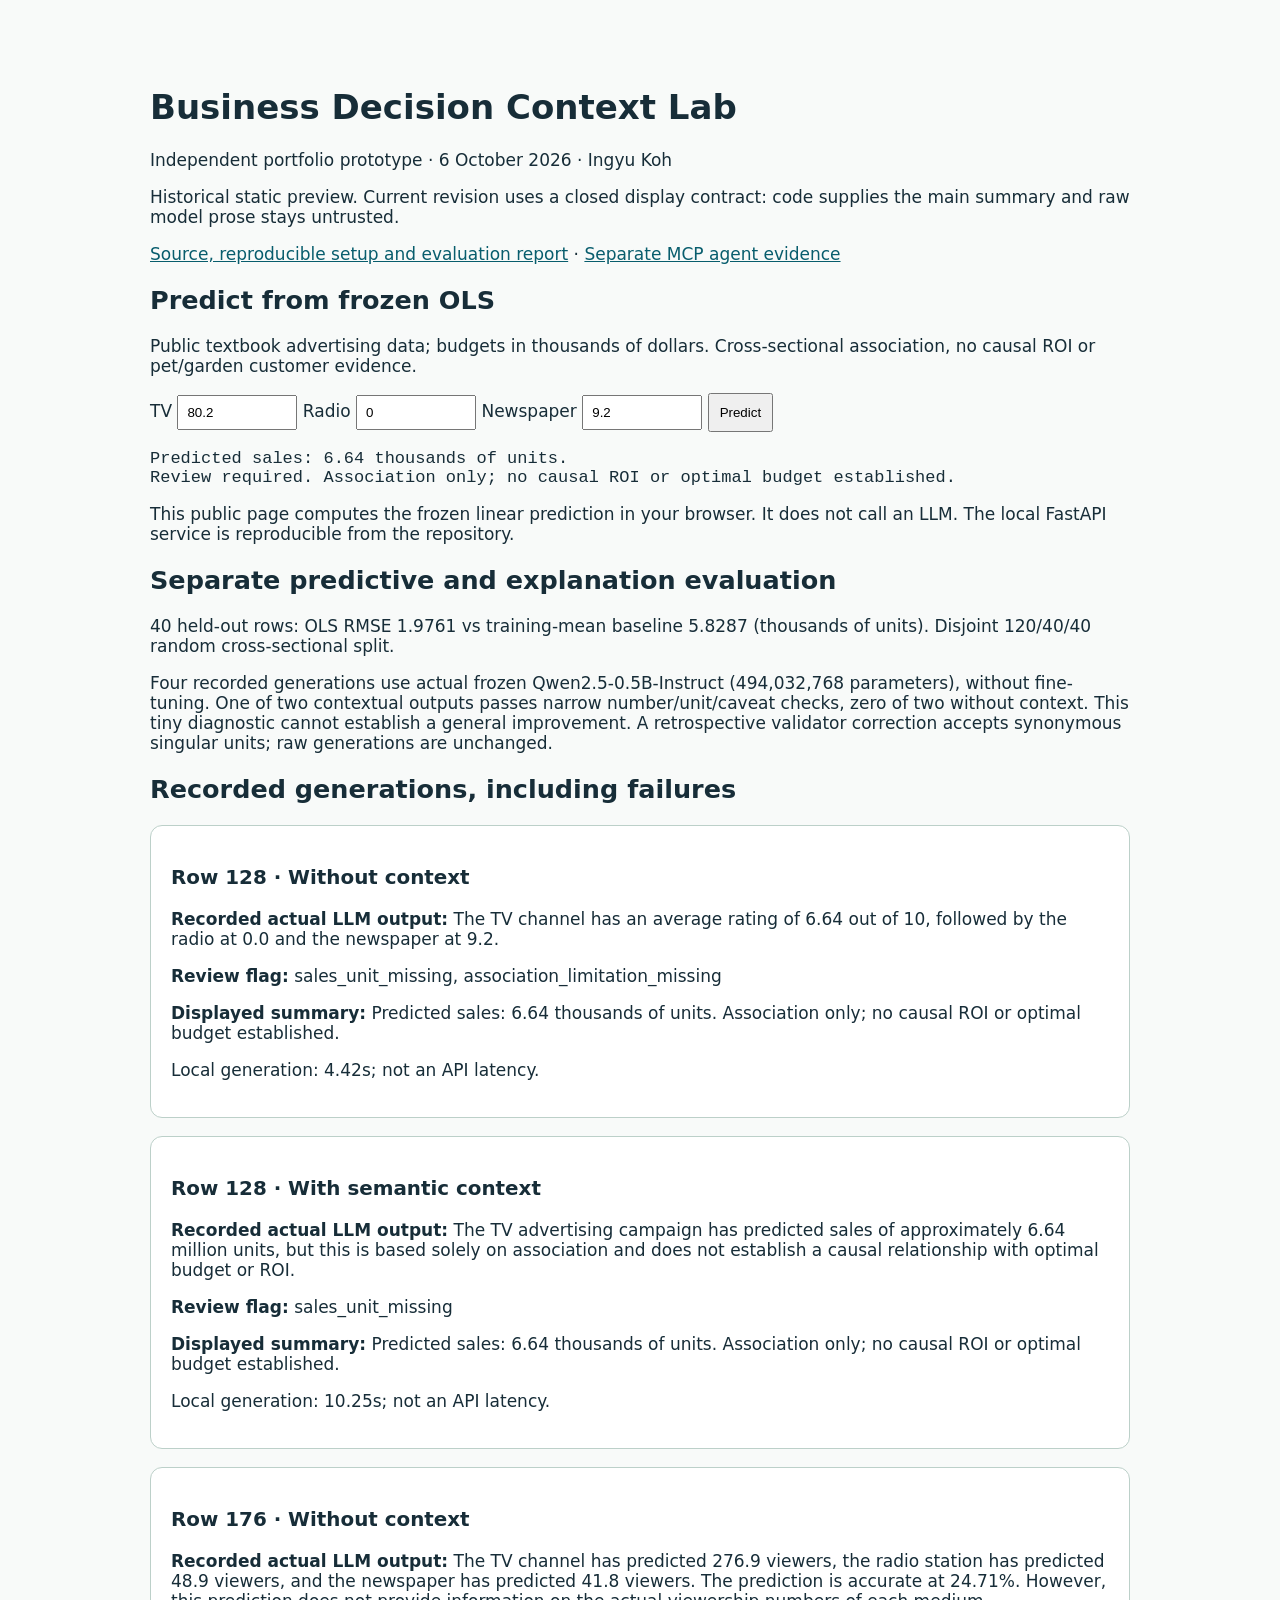
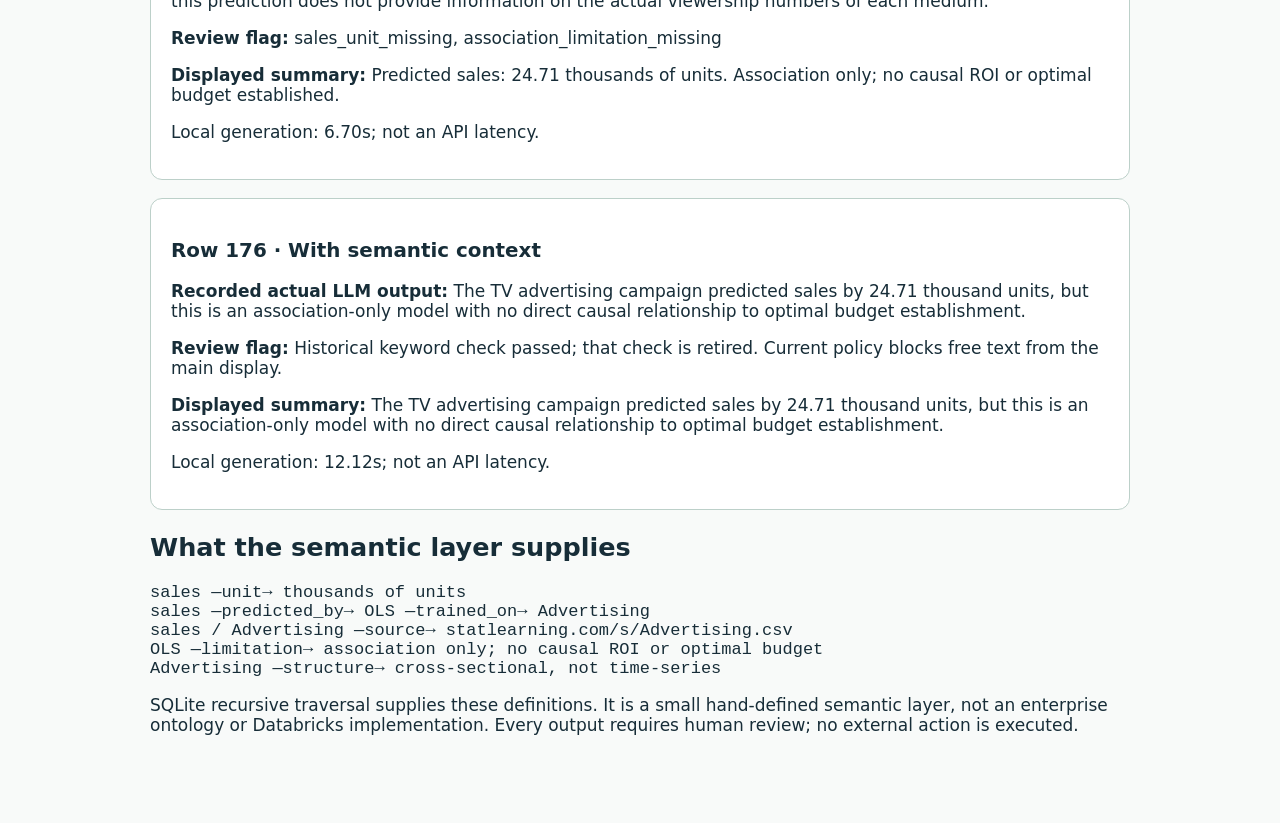
<file: docs/index.html>
<!doctype html><html lang="en"><meta charset="utf-8"><meta name="viewport" content="width=device-width,initial-scale=1"><title>Business Decision Context Lab</title><style>body{font:17px system-ui;max-width:980px;margin:40px auto;padding:24px;color:#172d38;background:#f8faf9}article{padding:20px;margin:18px 0;background:white;border:1px solid #bcd0c9;border-radius:12px}input{width:100px;padding:8px}button{padding:10px}pre{white-space:pre-wrap}a{color:#085d6d}</style><h1>Business Decision Context Lab</h1><p>Independent portfolio prototype · 6 October 2026 · Ingyu Koh</p><p>Historical static preview. Current revision uses a closed display contract: code supplies the main summary and raw model prose stays untrusted.</p><p><a href="https://github.com/ingyukoh/business-decision-context-lab">Source, reproducible setup and evaluation report</a> · <a href="https://github.com/ingyukoh/mcp-recruiting-agent">Separate MCP agent evidence</a></p><h2>Predict from frozen OLS</h2><p>Public textbook advertising data; budgets in thousands of dollars. Cross-sectional association, no causal ROI or pet/garden customer evidence.</p><label>TV <input id="TV" type="number" min="0" value="80.2"></label> <label>Radio <input id="radio" type="number" min="0" value="0"></label> <label>Newspaper <input id="newspaper" type="number" min="0" value="9.2"></label> <button id="run">Predict</button><pre id="result"></pre><p>This public page computes the frozen linear prediction in your browser. It does not call an LLM. The local FastAPI service is reproducible from the repository.</p><h2>Separate predictive and explanation evaluation</h2><p>40 held-out rows: OLS RMSE 1.9761 vs training-mean baseline 5.8287 (thousands of units). Disjoint 120/40/40 random cross-sectional split.</p><p>Four recorded generations use actual frozen Qwen2.5-0.5B-Instruct (494,032,768 parameters), without fine-tuning. One of two contextual outputs passes narrow number/unit/caveat checks, zero of two without context. This tiny diagnostic cannot establish a general improvement. A retrospective validator correction accepts synonymous singular units; raw generations are unchanged.</p><h2>Recorded generations, including failures</h2><article><h3>Row 128 · Without context</h3><p><strong>Recorded actual LLM output:</strong> The TV channel has an average rating of 6.64 out of 10, followed by the radio at 0.0 and the newspaper at 9.2.</p><p><strong>Review flag:</strong> sales_unit_missing, association_limitation_missing</p><p><strong>Displayed summary:</strong> Predicted sales: 6.64 thousands of units. Association only; no causal ROI or optimal budget established.</p><p>Local generation: 4.42s; not an API latency.</p></article><article><h3>Row 128 · With semantic context</h3><p><strong>Recorded actual LLM output:</strong> The TV advertising campaign has predicted sales of approximately 6.64 million units, but this is based solely on association and does not establish a causal relationship with optimal budget or ROI.</p><p><strong>Review flag:</strong> sales_unit_missing</p><p><strong>Displayed summary:</strong> Predicted sales: 6.64 thousands of units. Association only; no causal ROI or optimal budget established.</p><p>Local generation: 10.25s; not an API latency.</p></article><article><h3>Row 176 · Without context</h3><p><strong>Recorded actual LLM output:</strong> The TV channel has predicted 276.9 viewers, the radio station has predicted 48.9 viewers, and the newspaper has predicted 41.8 viewers. The prediction is accurate at 24.71%. However, this prediction does not provide information on the actual viewership numbers of each medium.</p><p><strong>Review flag:</strong> sales_unit_missing, association_limitation_missing</p><p><strong>Displayed summary:</strong> Predicted sales: 24.71 thousands of units. Association only; no causal ROI or optimal budget established.</p><p>Local generation: 6.70s; not an API latency.</p></article><article><h3>Row 176 · With semantic context</h3><p><strong>Recorded actual LLM output:</strong> The TV advertising campaign predicted sales by 24.71 thousand units, but this is an association-only model with no direct causal relationship to optimal budget establishment.</p><p><strong>Review flag:</strong> Historical keyword check passed; that check is retired. Current policy blocks free text from the main display.</p><p><strong>Displayed summary:</strong> The TV advertising campaign predicted sales by 24.71 thousand units, but this is an association-only model with no direct causal relationship to optimal budget establishment.</p><p>Local generation: 12.12s; not an API latency.</p></article><h2>What the semantic layer supplies</h2><pre>sales —unit→ thousands of units
sales —predicted_by→ OLS —trained_on→ Advertising
sales / Advertising —source→ statlearning.com/s/Advertising.csv
OLS —limitation→ association only; no causal ROI or optimal budget
Advertising —structure→ cross-sectional, not time-series</pre><p>SQLite recursive traversal supplies these definitions. It is a small hand-defined semantic layer, not an enterprise ontology or Databricks implementation. Every output requires human review; no external action is executed.</p></html><script>
const beta = {"intercept": 3.006231206318991, "TV": 0.04476637158464243, "radio": 0.1858511736269343, "newspaper": 0.0052676886097377945};
document.getElementById('run').onclick=()=>{
 const x={}; for(const k of ['TV','radio','newspaper']) {
 const s=document.getElementById(k).value, v=Number(s);
 if(s.trim()==='' || !Number.isFinite(v) || v<0) {document.getElementById('result').textContent='Invalid input: finite nonnegative numbers required.';return;}x[k]=v;
 }
 const y=beta.intercept+['TV','radio','newspaper'].reduce((s,k)=>s+beta[k]*x[k],0);
 document.getElementById('result').textContent='Predicted sales: '+y.toFixed(2)+' thousands of units.\nReview required. Association only; no causal ROI or optimal budget established.';
};document.getElementById('run').click();
</script>
</file>
